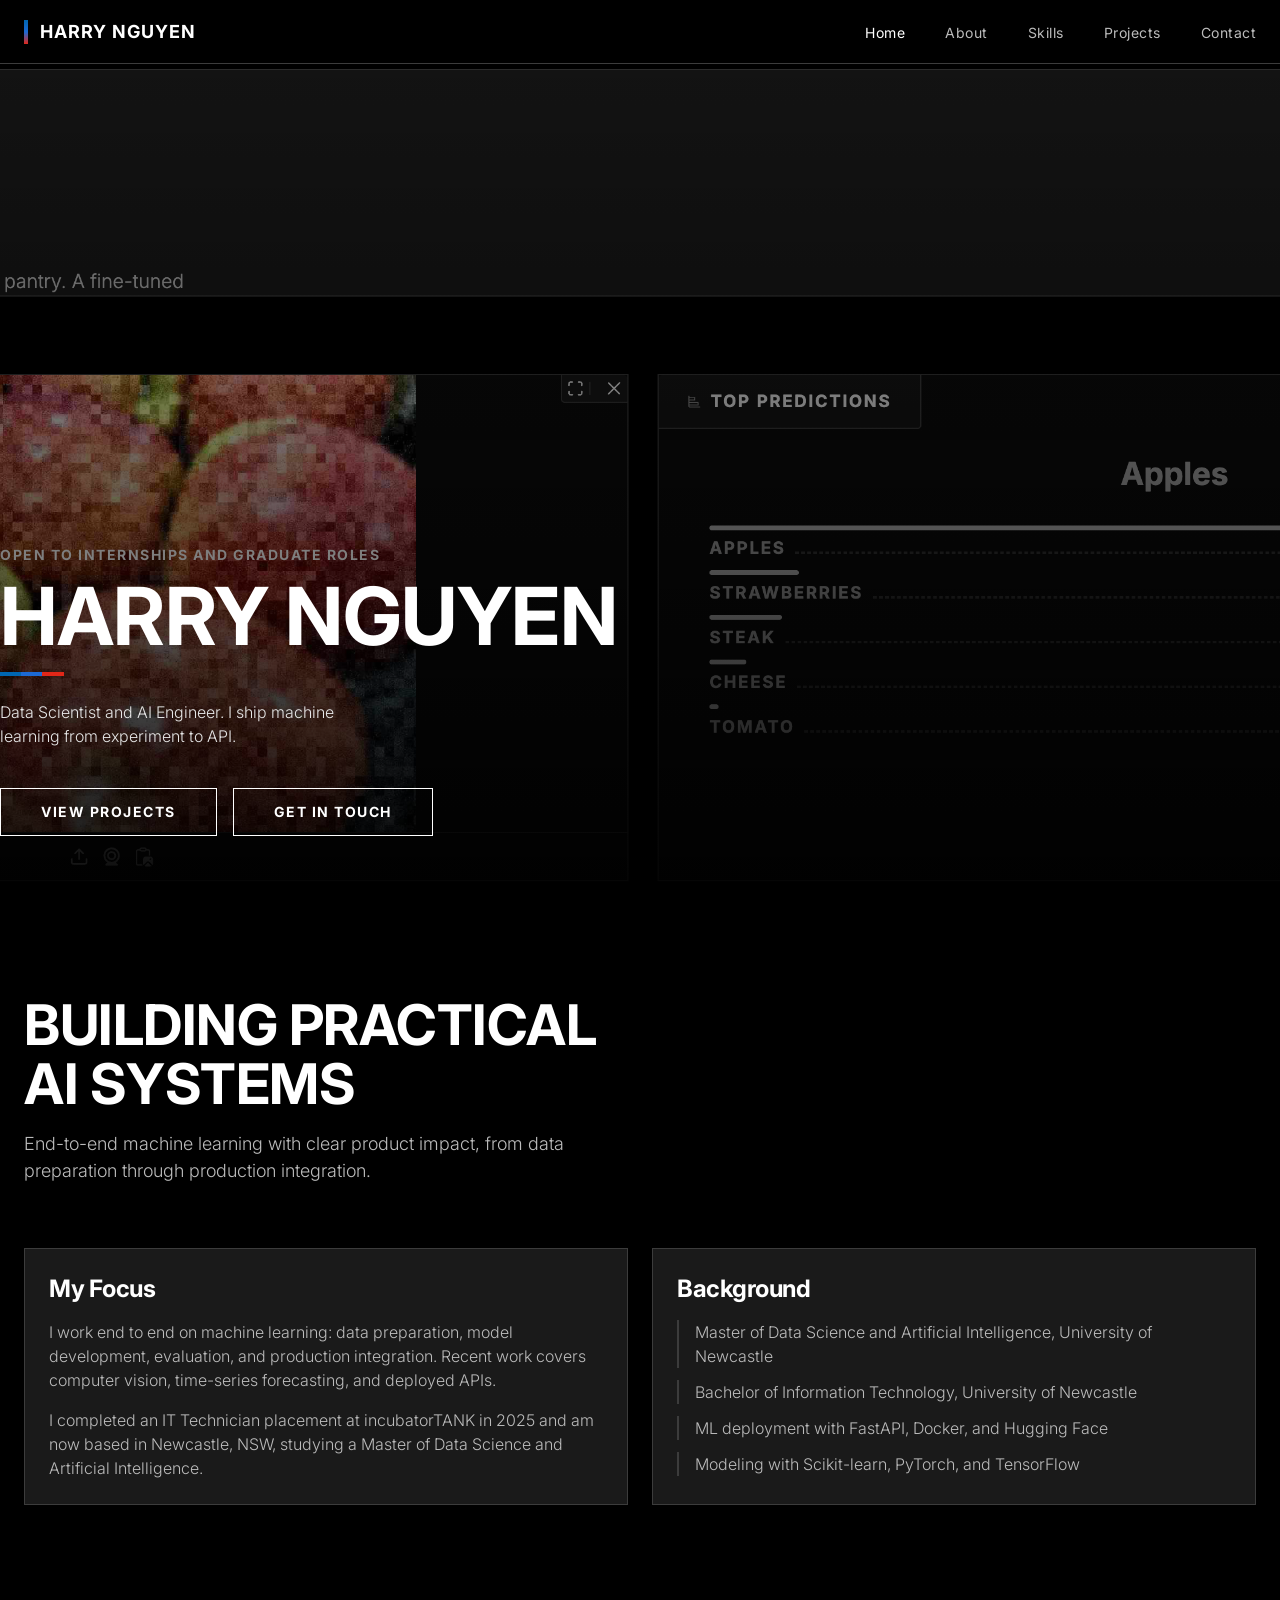
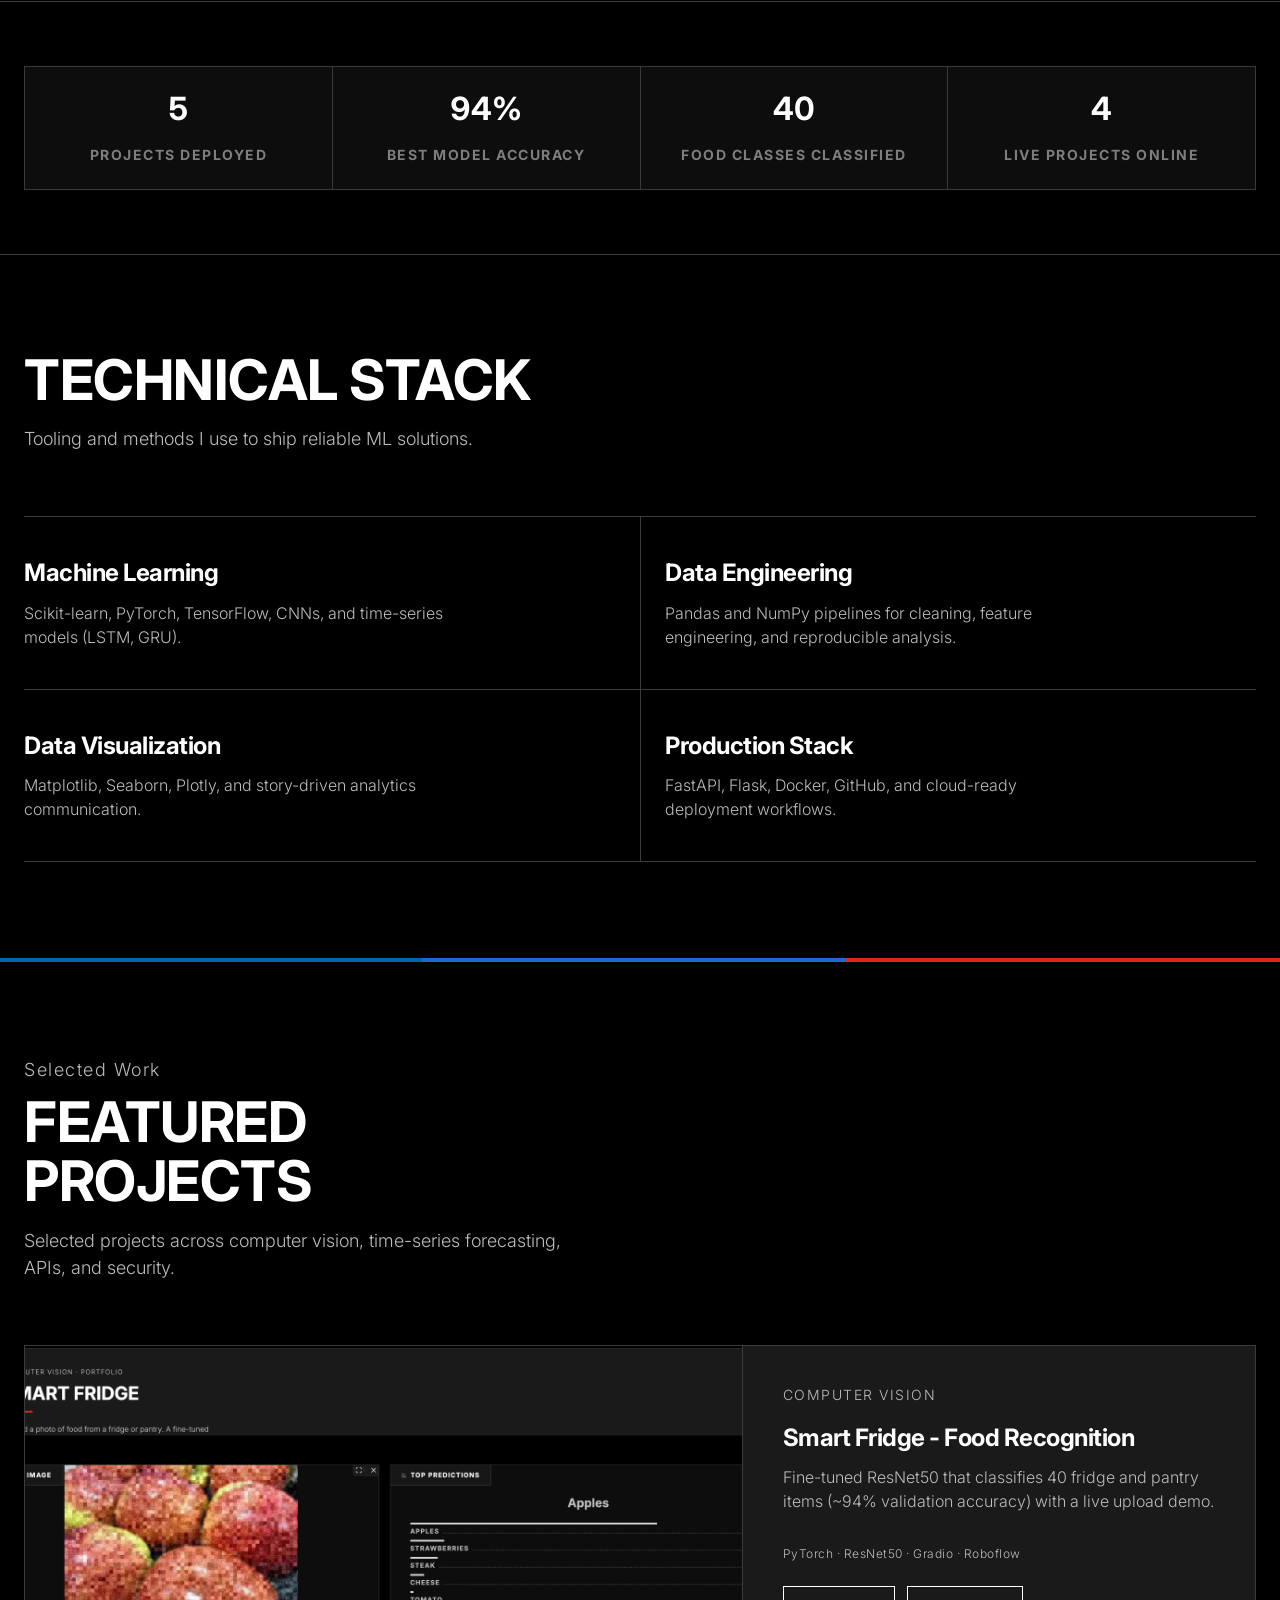
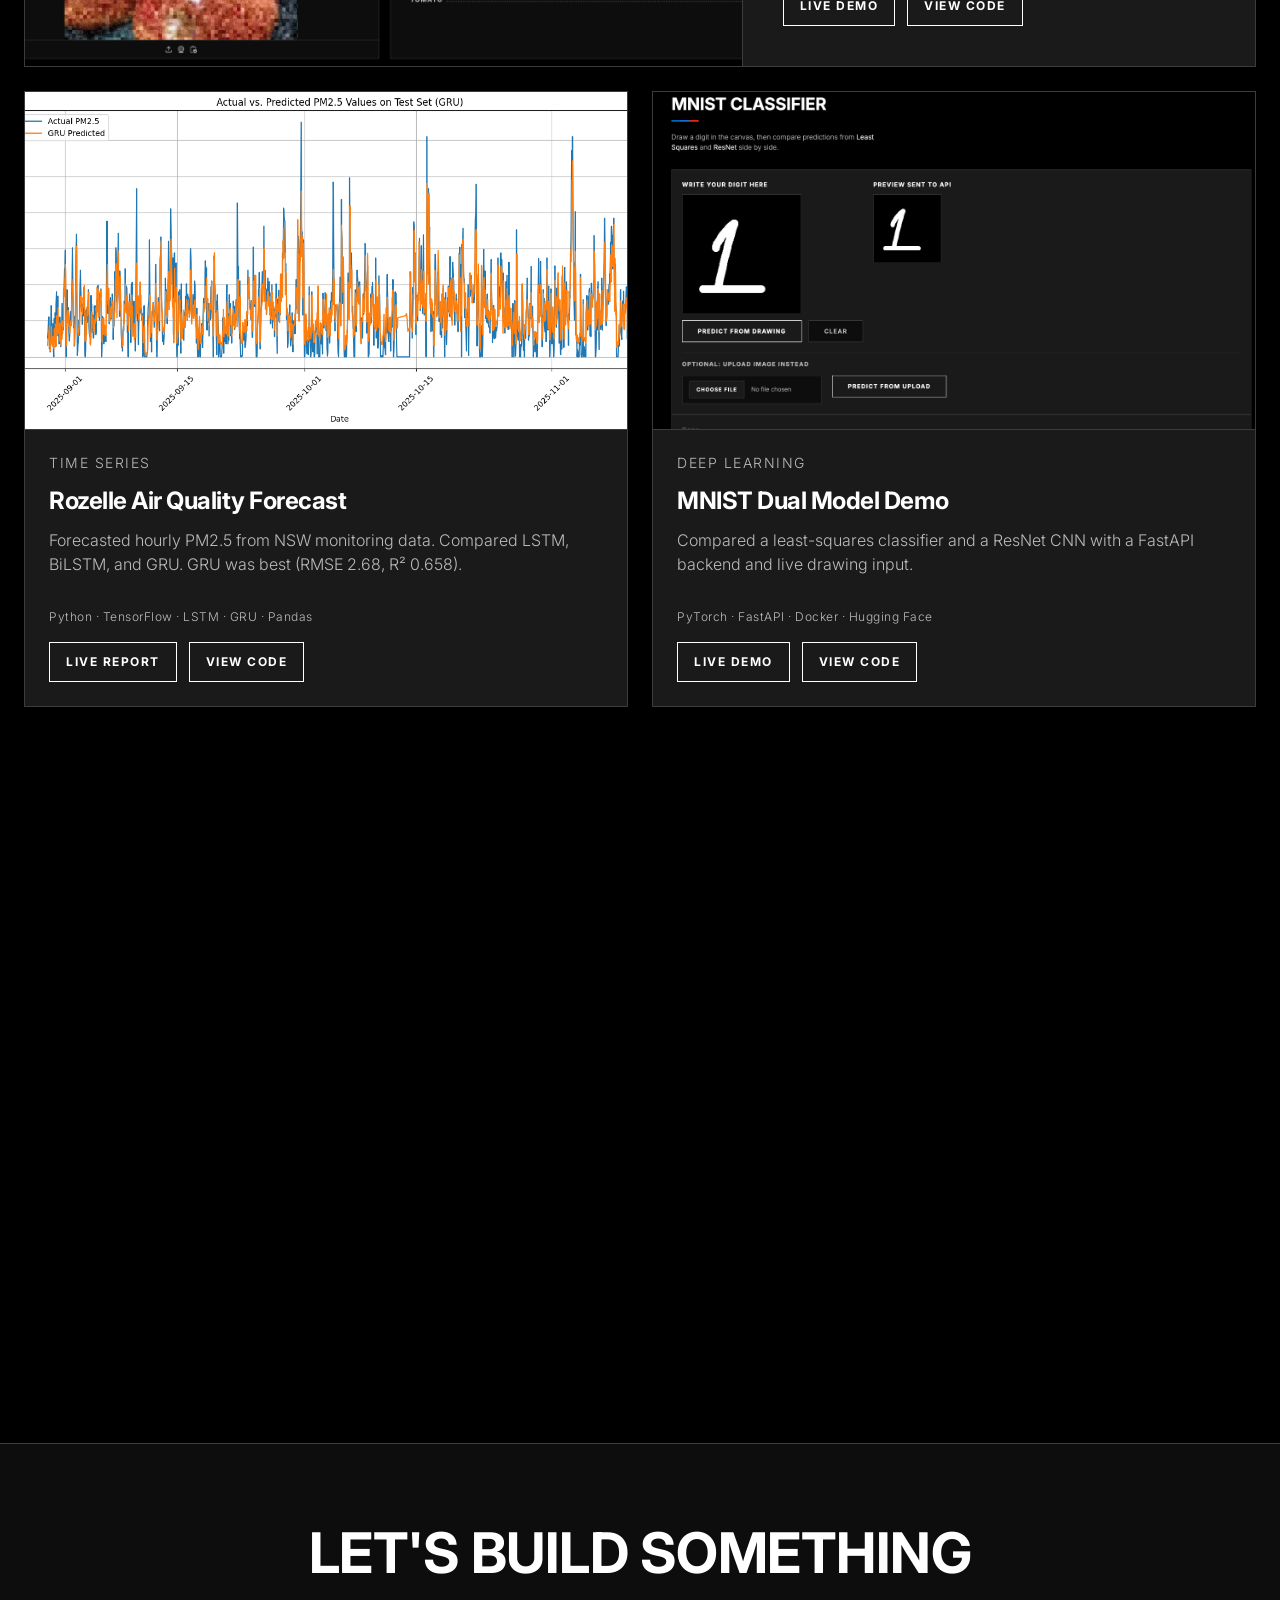
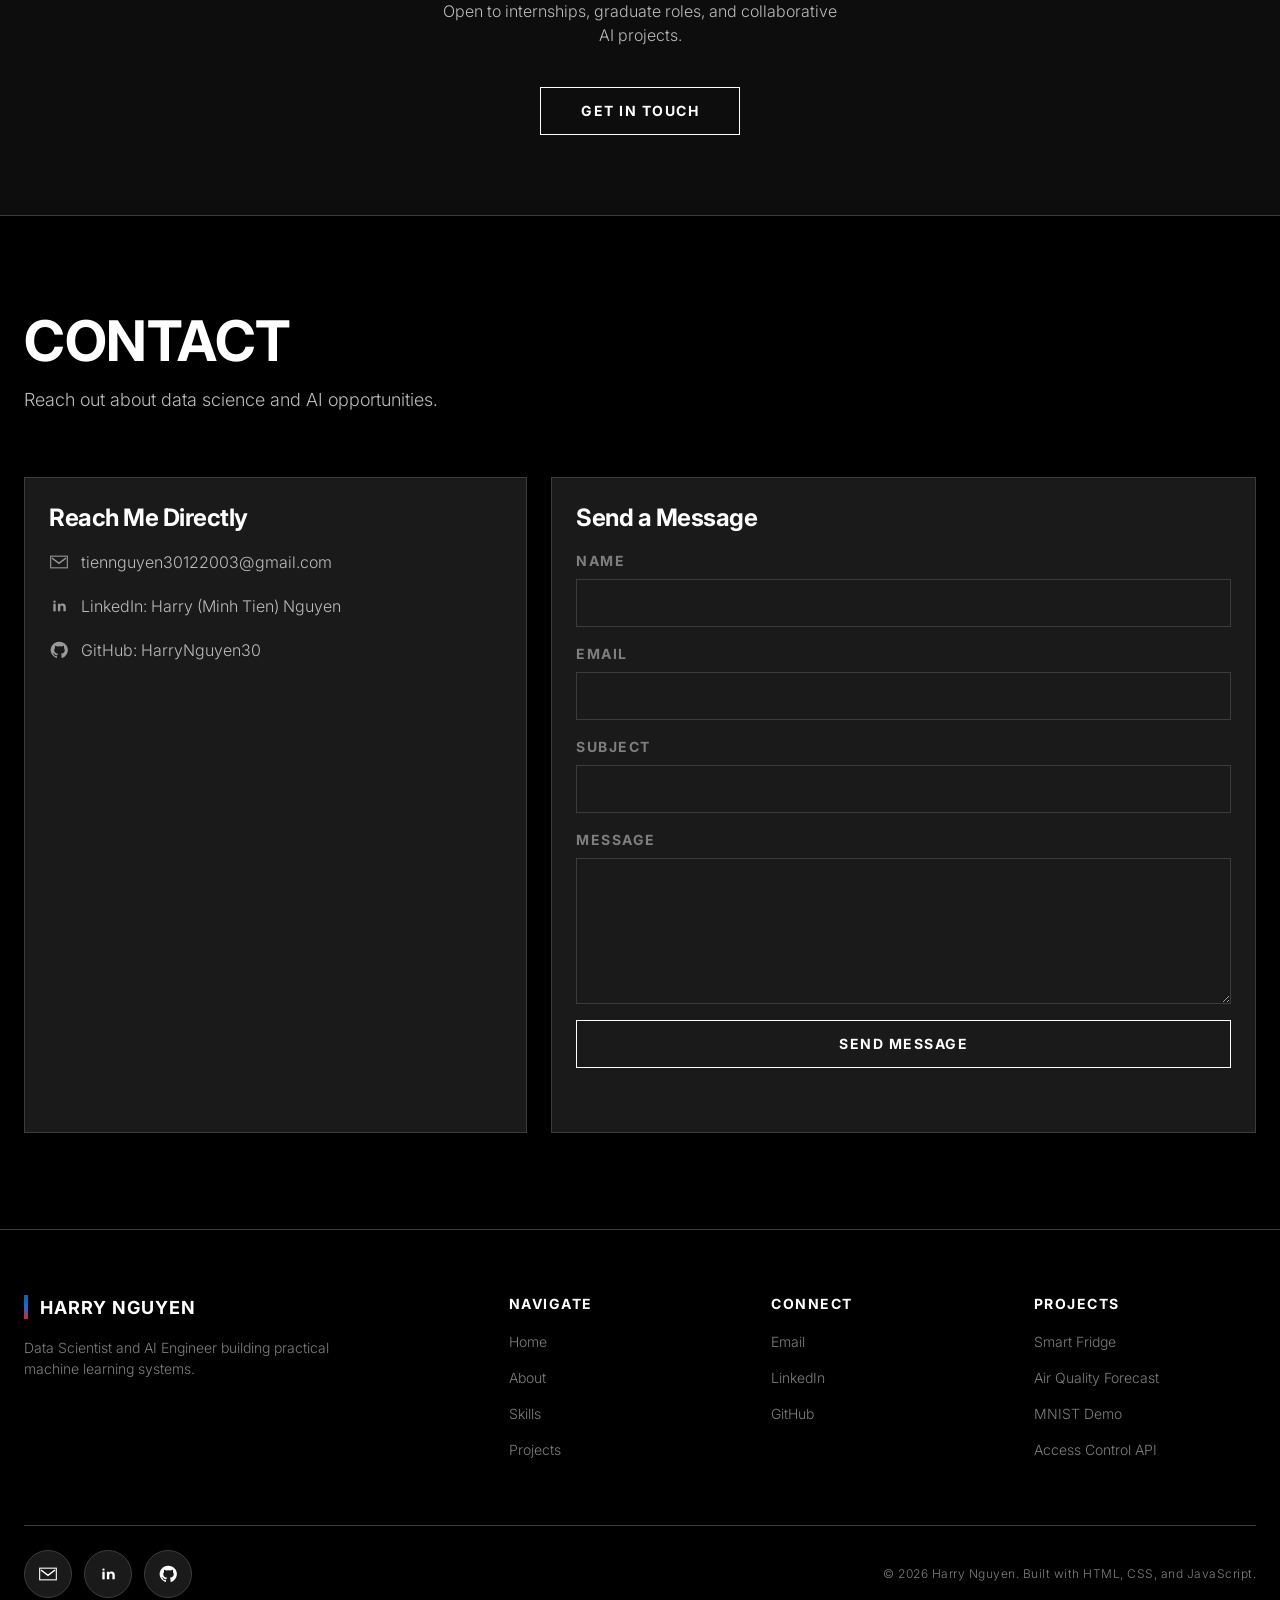
<file: index.html>
<!DOCTYPE html>
<html lang="en">
<head>
  <meta charset="UTF-8">
  <meta name="viewport" content="width=device-width, initial-scale=1.0">
  <meta name="color-scheme" content="dark">
  <title>Harry Nguyen | Data Scientist & AI Engineer</title>
  <meta name="description" content="Portfolio of Harry Nguyen, Data Scientist and AI Engineer building practical ML systems, APIs, and production-ready AI solutions.">
  <meta name="author" content="Harry Nguyen">
  <meta name="robots" content="index, follow">
  <link rel="canonical" href="https://harrynguyen30.github.io/harrynguyen.github.io/">

  <meta property="og:type" content="website">
  <meta property="og:title" content="Harry Nguyen | Data Scientist & AI Engineer">
  <meta property="og:description" content="Machine learning, AI engineering, and data science portfolio projects by Harry Nguyen.">
  <meta property="og:url" content="https://harrynguyen30.github.io/harrynguyen.github.io/">
  <meta property="og:image" content="images/og-cover.svg">

  <meta name="twitter:card" content="summary_large_image">
  <meta name="twitter:title" content="Harry Nguyen | Data Scientist & AI Engineer">
  <meta name="twitter:description" content="Machine learning, AI engineering, and data science portfolio projects by Harry Nguyen.">
  <meta name="twitter:image" content="images/og-cover.svg">

  <link rel="icon" type="image/svg+xml" href="images/profile.svg">
  <link rel="preconnect" href="https://fonts.googleapis.com">
  <link rel="preconnect" href="https://fonts.gstatic.com" crossorigin>
  <link rel="stylesheet" href="https://fonts.googleapis.com/css2?family=Inter:wght@300;400;700&display=swap">
  <link rel="stylesheet" href="static/css/theme.css">
  <link rel="stylesheet" href="static/css/layout.css">
  <link rel="stylesheet" href="static/css/components.css">
</head>
<body>
  <a class="skip-link" href="#main-content">Skip to main content</a>

  <header class="top-nav" id="top">
    <div class="container">
      <nav class="site-nav" aria-label="Primary">
        <a class="logo" href="#home" aria-label="Go to homepage">
          <span class="logo-stripe" aria-hidden="true"></span>
          Harry Nguyen
        </a>
        <button class="menu-toggle" type="button" aria-expanded="false" aria-controls="menu-list">
          <span class="menu-icon" aria-hidden="true"></span>
          <span class="sr-only">Toggle navigation menu</span>
        </button>
        <ul class="menu" id="menu-list">
          <li><a href="#home">Home</a></li>
          <li><a href="#about">About</a></li>
          <li><a href="#skills">Skills</a></li>
          <li><a href="#projects">Projects</a></li>
          <li><a href="#contact">Contact</a></li>
        </ul>
      </nav>
    </div>
  </header>

  <main id="main-content">
    <section class="hero-photo-band" id="home" aria-labelledby="hero-heading">
      <div class="hero-media" aria-hidden="true">
        <img
          src="images/project-smart-fridge.png"
          alt=""
          width="1600"
          height="900"
          fetchpriority="high"
        >
      </div>
      <div class="hero-overlay" aria-hidden="true"></div>
      <div class="hero-inner container">
        <p class="label-uppercase hero-availability">Open to internships and graduate roles</p>
        <h1 id="hero-heading">Harry Nguyen</h1>
        <div class="m-stripe-divider m-stripe-divider--short" aria-hidden="true"></div>
        <p class="lead">
          Data Scientist and AI Engineer. I ship machine learning from experiment to API.
        </p>
        <div class="hero-cta">
          <a href="#projects" class="button-primary">View Projects</a>
          <a href="#contact" class="button-primary-outline">Get In Touch</a>
        </div>
      </div>
    </section>

    <section id="about" class="section" aria-labelledby="about-heading">
      <div class="container">
        <div class="section-title reveal">
          <h2 id="about-heading">Building Practical AI Systems</h2>
          <p>End-to-end machine learning with clear product impact, from data preparation through production integration.</p>
        </div>
        <div class="about-grid">
          <article class="card reveal">
            <h3>My Focus</h3>
            <p>
              I work end to end on machine learning: data preparation, model development, evaluation, and production integration. Recent work covers computer vision, time-series forecasting, and deployed APIs.
            </p>
            <p>
              I completed an IT Technician placement at incubatorTANK in 2025 and am now based in Newcastle, NSW, studying a Master of Data Science and Artificial Intelligence.
            </p>
          </article>
          <article class="card reveal">
            <h3>Background</h3>
            <ul class="check-list">
              <li>Master of Data Science and Artificial Intelligence, University of Newcastle</li>
              <li>Bachelor of Information Technology, University of Newcastle</li>
              <li>ML deployment with FastAPI, Docker, and Hugging Face</li>
              <li>Modeling with Scikit-learn, PyTorch, and TensorFlow</li>
            </ul>
          </article>
        </div>
      </div>
    </section>

    <section class="section section-metrics" aria-label="Key metrics">
      <div class="container">
        <div class="spec-grid reveal">
          <div class="spec-cell">
            <p class="spec-value">5</p>
            <p class="spec-label">Projects Deployed</p>
          </div>
          <div class="spec-cell">
            <p class="spec-value">94%</p>
            <p class="spec-label">Best Model Accuracy</p>
          </div>
          <div class="spec-cell">
            <p class="spec-value">40</p>
            <p class="spec-label">Food Classes Classified</p>
          </div>
          <div class="spec-cell">
            <p class="spec-value">4</p>
            <p class="spec-label">Live Projects Online</p>
          </div>
        </div>
      </div>
    </section>

    <section id="skills" class="section" aria-labelledby="skills-heading">
      <div class="container">
        <div class="section-title reveal">
          <h2 id="skills-heading">Technical Stack</h2>
          <p>Tooling and methods I use to ship reliable ML solutions.</p>
        </div>
        <ul class="skills-strip reveal">
          <li>
            <h3>Machine Learning</h3>
            <p>Scikit-learn, PyTorch, TensorFlow, CNNs, and time-series models (LSTM, GRU).</p>
          </li>
          <li>
            <h3>Data Engineering</h3>
            <p>Pandas and NumPy pipelines for cleaning, feature engineering, and reproducible analysis.</p>
          </li>
          <li>
            <h3>Data Visualization</h3>
            <p>Matplotlib, Seaborn, Plotly, and story-driven analytics communication.</p>
          </li>
          <li>
            <h3>Production Stack</h3>
            <p>FastAPI, Flask, Docker, GitHub, and cloud-ready deployment workflows.</p>
          </li>
        </ul>
      </div>
    </section>

    <div class="m-stripe-divider" aria-hidden="true"></div>

    <section id="projects" class="section" aria-labelledby="projects-heading">
      <div class="container">
        <div class="section-title reveal">
          <p class="label-uppercase">Selected Work</p>
          <h2 id="projects-heading">Featured Projects</h2>
          <p>Selected projects across computer vision, time-series forecasting, APIs, and security.</p>
        </div>

        <article class="feature-photo-card feature-photo-card--featured reveal">
          <div class="card-image">
            <img src="images/project-smart-fridge.png" alt="Smart Fridge Gradio app with food image upload and top predictions" width="1600" height="720" loading="lazy">
          </div>
          <div class="card-body">
            <p class="label-uppercase">Computer Vision</p>
            <h3>Smart Fridge - Food Recognition</h3>
            <p>Fine-tuned ResNet50 that classifies 40 fridge and pantry items (~94% validation accuracy) with a live upload demo.</p>
            <p class="project-tags">PyTorch · ResNet50 · Gradio · Roboflow</p>
            <div class="project-actions">
              <a href="https://huggingface.co/spaces/MinhTien30122003/smart-fridge" target="_blank" rel="noopener noreferrer" class="btn">Live Demo</a>
              <a href="https://github.com/HarryNguyen30/smart-fridge" target="_blank" rel="noopener noreferrer" class="btn btn-secondary">View Code</a>
            </div>
          </div>
        </article>

        <div class="projects-grid">
          <article class="feature-photo-card reveal">
            <div class="card-image">
              <img src="images/project-air-quality.png" alt="GRU actual versus predicted hourly PM2.5 at Rozelle" width="1600" height="900" loading="lazy">
            </div>
            <div class="card-body">
              <p class="label-uppercase">Time Series</p>
              <h3>Rozelle Air Quality Forecast</h3>
              <p>Forecasted hourly PM2.5 from NSW monitoring data. Compared LSTM, BiLSTM, and GRU. GRU was best (RMSE 2.68, R² 0.658).</p>
              <p class="project-tags">Python · TensorFlow · LSTM · GRU · Pandas</p>
              <div class="project-actions">
                <a href="projects/air-quality/" class="btn">Live Report</a>
                <a href="https://github.com/HarryNguyen30/AirQualityForecast" target="_blank" rel="noopener noreferrer" class="btn btn-secondary">View Code</a>
              </div>
            </div>
          </article>

          <article class="feature-photo-card reveal">
            <div class="card-image">
              <img src="images/project-mnist.png" alt="MNIST dual model demo preview" width="800" height="420" loading="lazy">
            </div>
            <div class="card-body">
              <p class="label-uppercase">Deep Learning</p>
              <h3>MNIST Dual Model Demo</h3>
              <p>Compared a least-squares classifier and a ResNet CNN with a FastAPI backend and live drawing input.</p>
              <p class="project-tags">PyTorch · FastAPI · Docker · Hugging Face</p>
              <div class="project-actions">
                <a href="https://huggingface.co/spaces/MinhTien30122003/MNIST_Demo" target="_blank" rel="noopener noreferrer" class="btn">Live Demo</a>
                <a href="https://github.com/HarryNguyen30/MNIST_Project" target="_blank" rel="noopener noreferrer" class="btn btn-secondary">View Code</a>
              </div>
            </div>
          </article>

          <article class="feature-photo-card reveal">
            <div class="card-image">
              <img src="images/project-svm.png" alt="SVM and neural network classifier preview" width="800" height="420" loading="lazy">
            </div>
            <div class="card-body">
              <p class="label-uppercase">Classical ML</p>
              <h3>SVM &amp; Neural Network Classifier</h3>
              <p>Evaluated classical ML and ANN classifiers with hyperparameter experiments and performance reporting.</p>
              <p class="project-tags">Python · Scikit-learn · SVM · ANN</p>
              <div class="project-actions">
                <a href="https://huggingface.co/spaces/MinhTien30122003/SVM_vs_CNN" target="_blank" rel="noopener noreferrer" class="btn">Live Demo</a>
                <a href="https://github.com/HarryNguyen30/SVM_ANN_Project" target="_blank" rel="noopener noreferrer" class="btn btn-secondary">View Code</a>
              </div>
            </div>
          </article>

          <article class="feature-photo-card reveal">
            <div class="card-image">
              <img src="images/project-access.svg" alt="MFA and access control API preview" width="800" height="420" loading="lazy">
            </div>
            <div class="card-body">
              <p class="label-uppercase">Security</p>
              <h3>MFA &amp; Role-Based Access Control API</h3>
              <p>Built a Flask API with MFA, secure password handling, and Biba-model integrity controls across resources.</p>
              <p class="project-tags">Python · Flask · Security · Bcrypt</p>
              <div class="project-actions">
                <a href="https://github.com/HarryNguyen30/Security_Access-control" target="_blank" rel="noopener noreferrer" class="btn btn-secondary">View Code</a>
              </div>
            </div>
          </article>
        </div>
      </div>
    </section>

    <section class="cta-band reveal" aria-labelledby="cta-heading">
      <div class="container">
        <h2 id="cta-heading">Let's Build Something</h2>
        <p class="lead">Open to internships, graduate roles, and collaborative AI projects.</p>
        <a href="#contact" class="button-primary-outline">Get In Touch</a>
      </div>
    </section>

    <section id="contact" class="section" aria-labelledby="contact-heading">
      <div class="container">
        <div class="section-title reveal">
          <h2 id="contact-heading">Contact</h2>
          <p>Reach out about data science and AI opportunities.</p>
        </div>
        <div class="contact-grid">
          <article class="card contact-info reveal">
            <h3>Reach Me Directly</h3>
            <p>
              <a href="mailto:tiennguyen30122003@gmail.com" class="contact-link">
                <img src="images/icon-mail.svg" alt="" width="20" height="20" loading="lazy">
                <span>tiennguyen30122003@gmail.com</span>
              </a>
            </p>
            <p>
              <a href="https://www.linkedin.com/in/mtiennguyen/" target="_blank" rel="noopener noreferrer" class="contact-link">
                <img src="images/icon-linkedin.svg" alt="" width="20" height="20" loading="lazy">
                <span>LinkedIn: Harry (Minh Tien) Nguyen</span>
              </a>
            </p>
            <p>
              <a href="https://github.com/HarryNguyen30" target="_blank" rel="noopener noreferrer" class="contact-link">
                <img src="images/icon-github.svg" alt="" width="20" height="20" loading="lazy">
                <span>GitHub: HarryNguyen30</span>
              </a>
            </p>
          </article>

          <article class="card contact-form-wrap reveal">
            <h3>Send a Message</h3>
            <form id="contact-form" class="contact-form" action="https://formspree.io/f/myzevjvw" method="POST" novalidate>
              <div class="form-group">
                <label for="name" class="form-label">Name</label>
                <input id="name" name="name" class="form-control" type="text" autocomplete="name" required>
              </div>
              <div class="form-group">
                <label for="email" class="form-label">Email</label>
                <input id="email" name="email" class="form-control" type="email" autocomplete="email" required>
              </div>
              <div class="form-group">
                <label for="subject" class="form-label">Subject</label>
                <input id="subject" name="subject" class="form-control" type="text">
              </div>
              <div class="form-group">
                <label for="message" class="form-label">Message</label>
                <textarea id="message" name="message" class="form-control" rows="6" required></textarea>
              </div>
              <button type="submit" class="button-primary">Send Message</button>
              <p id="form-status" class="form-status" role="status" aria-live="polite"></p>
            </form>
          </article>
        </div>
      </div>
    </section>
  </main>

  <footer class="site-footer">
    <div class="container">
      <div class="footer-grid">
        <div class="footer-brand">
          <a class="logo" href="#home" aria-label="Go to homepage">
            <span class="logo-stripe" aria-hidden="true"></span>
            Harry Nguyen
          </a>
          <p>Data Scientist and AI Engineer building practical machine learning systems.</p>
        </div>
        <div class="footer-col">
          <h4>Navigate</h4>
          <ul>
            <li><a href="#home">Home</a></li>
            <li><a href="#about">About</a></li>
            <li><a href="#skills">Skills</a></li>
            <li><a href="#projects">Projects</a></li>
          </ul>
        </div>
        <div class="footer-col">
          <h4>Connect</h4>
          <ul>
            <li><a href="mailto:tiennguyen30122003@gmail.com">Email</a></li>
            <li><a href="https://www.linkedin.com/in/mtiennguyen/" target="_blank" rel="noopener noreferrer">LinkedIn</a></li>
            <li><a href="https://github.com/HarryNguyen30" target="_blank" rel="noopener noreferrer">GitHub</a></li>
          </ul>
        </div>
        <div class="footer-col">
          <h4>Projects</h4>
          <ul>
            <li><a href="https://huggingface.co/spaces/MinhTien30122003/smart-fridge" target="_blank" rel="noopener noreferrer">Smart Fridge</a></li>
            <li><a href="projects/air-quality/">Air Quality Forecast</a></li>
            <li><a href="https://huggingface.co/spaces/MinhTien30122003/MNIST_Demo" target="_blank" rel="noopener noreferrer">MNIST Demo</a></li>
            <li><a href="https://github.com/HarryNguyen30/Security_Access-control" target="_blank" rel="noopener noreferrer">Access Control API</a></li>
          </ul>
        </div>
      </div>
      <div class="footer-bottom">
        <div class="social-links" aria-label="Social profiles">
          <a href="mailto:tiennguyen30122003@gmail.com" class="button-icon" aria-label="Email Harry Nguyen">
            <img src="images/icon-mail.svg" alt="" width="20" height="20" loading="lazy">
          </a>
          <a href="https://www.linkedin.com/in/mtiennguyen/" target="_blank" rel="noopener noreferrer" class="button-icon" aria-label="LinkedIn profile">
            <img src="images/icon-linkedin.svg" alt="" width="20" height="20" loading="lazy">
          </a>
          <a href="https://github.com/HarryNguyen30" target="_blank" rel="noopener noreferrer" class="button-icon" aria-label="GitHub profile">
            <img src="images/icon-github.svg" alt="" width="20" height="20" loading="lazy">
          </a>
        </div>
        <p>&copy; 2026 Harry Nguyen. Built with HTML, CSS, and JavaScript.</p>
      </div>
    </div>
  </footer>

  <script type="application/ld+json">
    {
      "@context": "https://schema.org",
      "@type": "Person",
      "name": "Harry Nguyen",
      "jobTitle": "Data Scientist and AI Engineer",
      "url": "https://harrynguyen30.github.io/harrynguyen.github.io/",
      "address": {
        "@type": "PostalAddress",
        "addressLocality": "Newcastle",
        "addressRegion": "NSW",
        "addressCountry": "AU"
      },
      "alumniOf": {
        "@type": "CollegeOrUniversity",
        "name": "University of Newcastle"
      },
      "sameAs": [
        "https://github.com/HarryNguyen30",
        "https://www.linkedin.com/in/mtiennguyen/"
      ]
    }
  </script>
  <script src="static/js/main.js" defer></script>
</body>
</html>
</file>
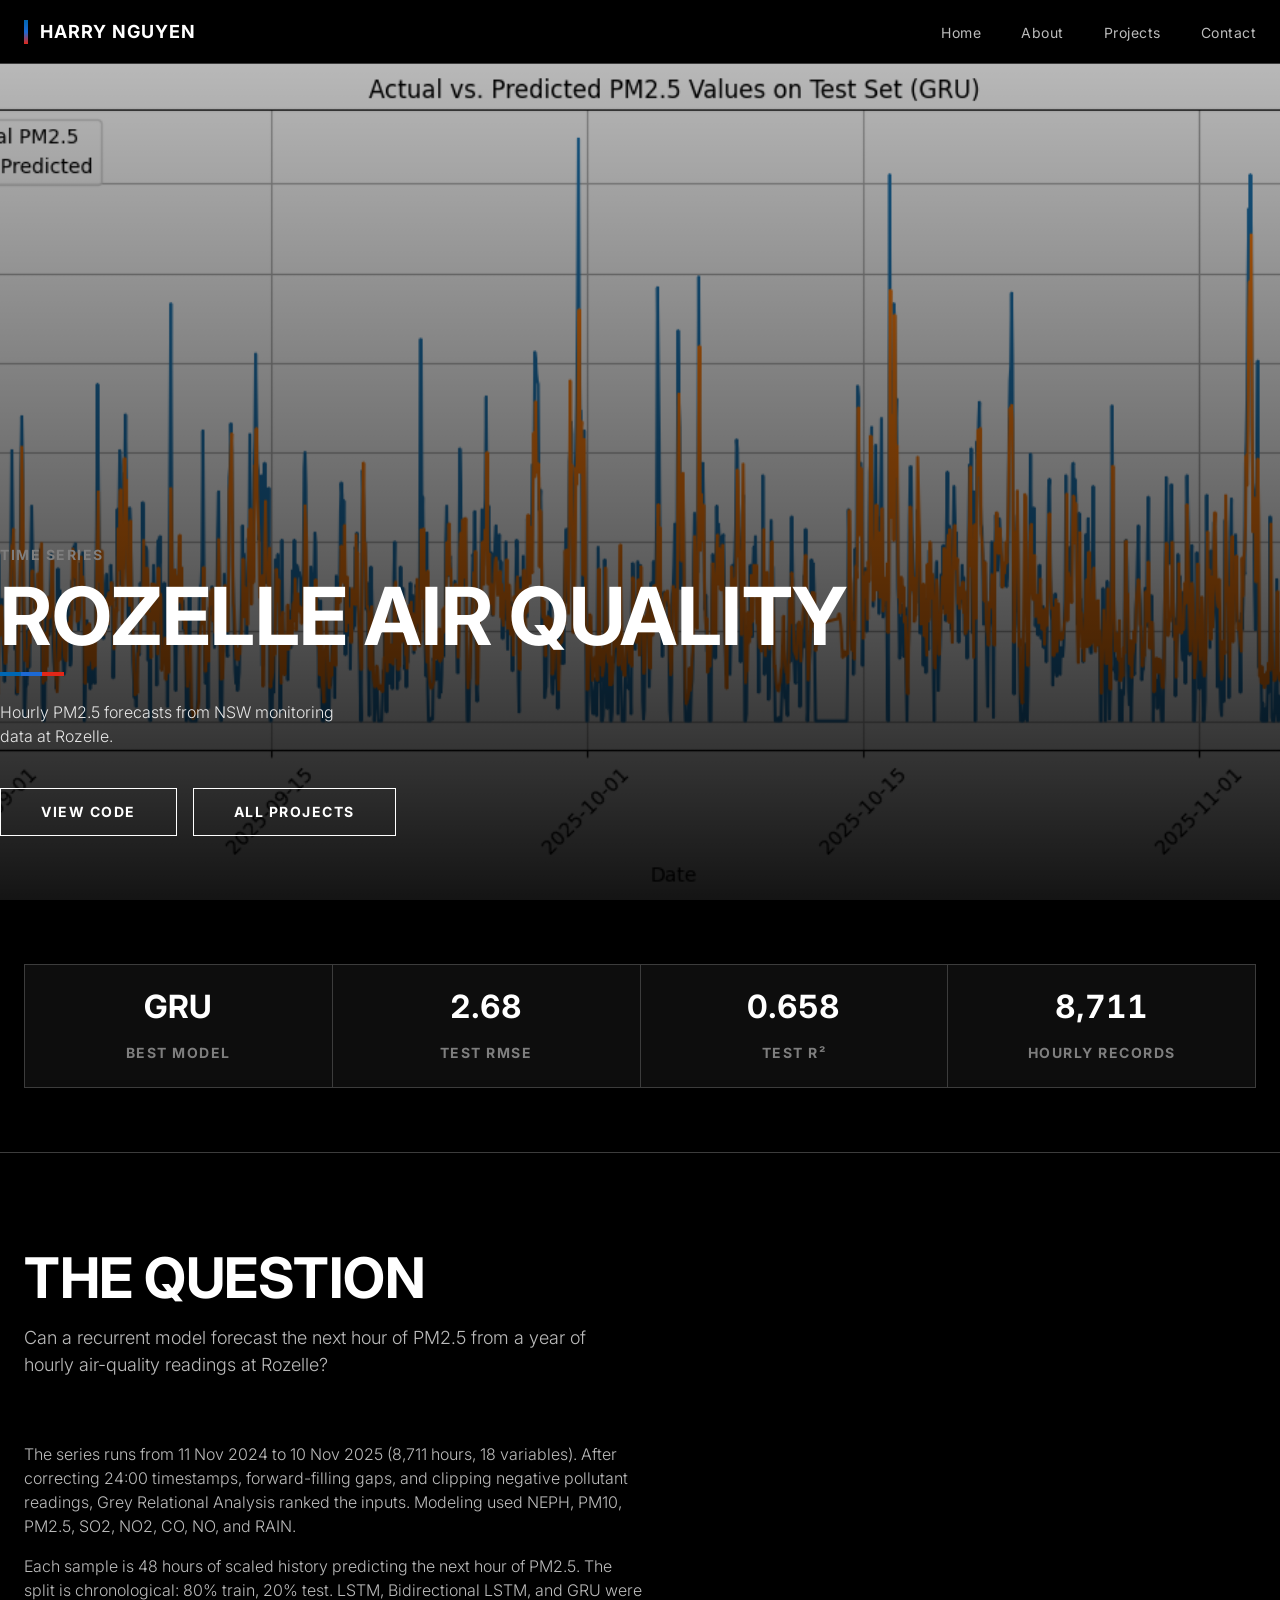
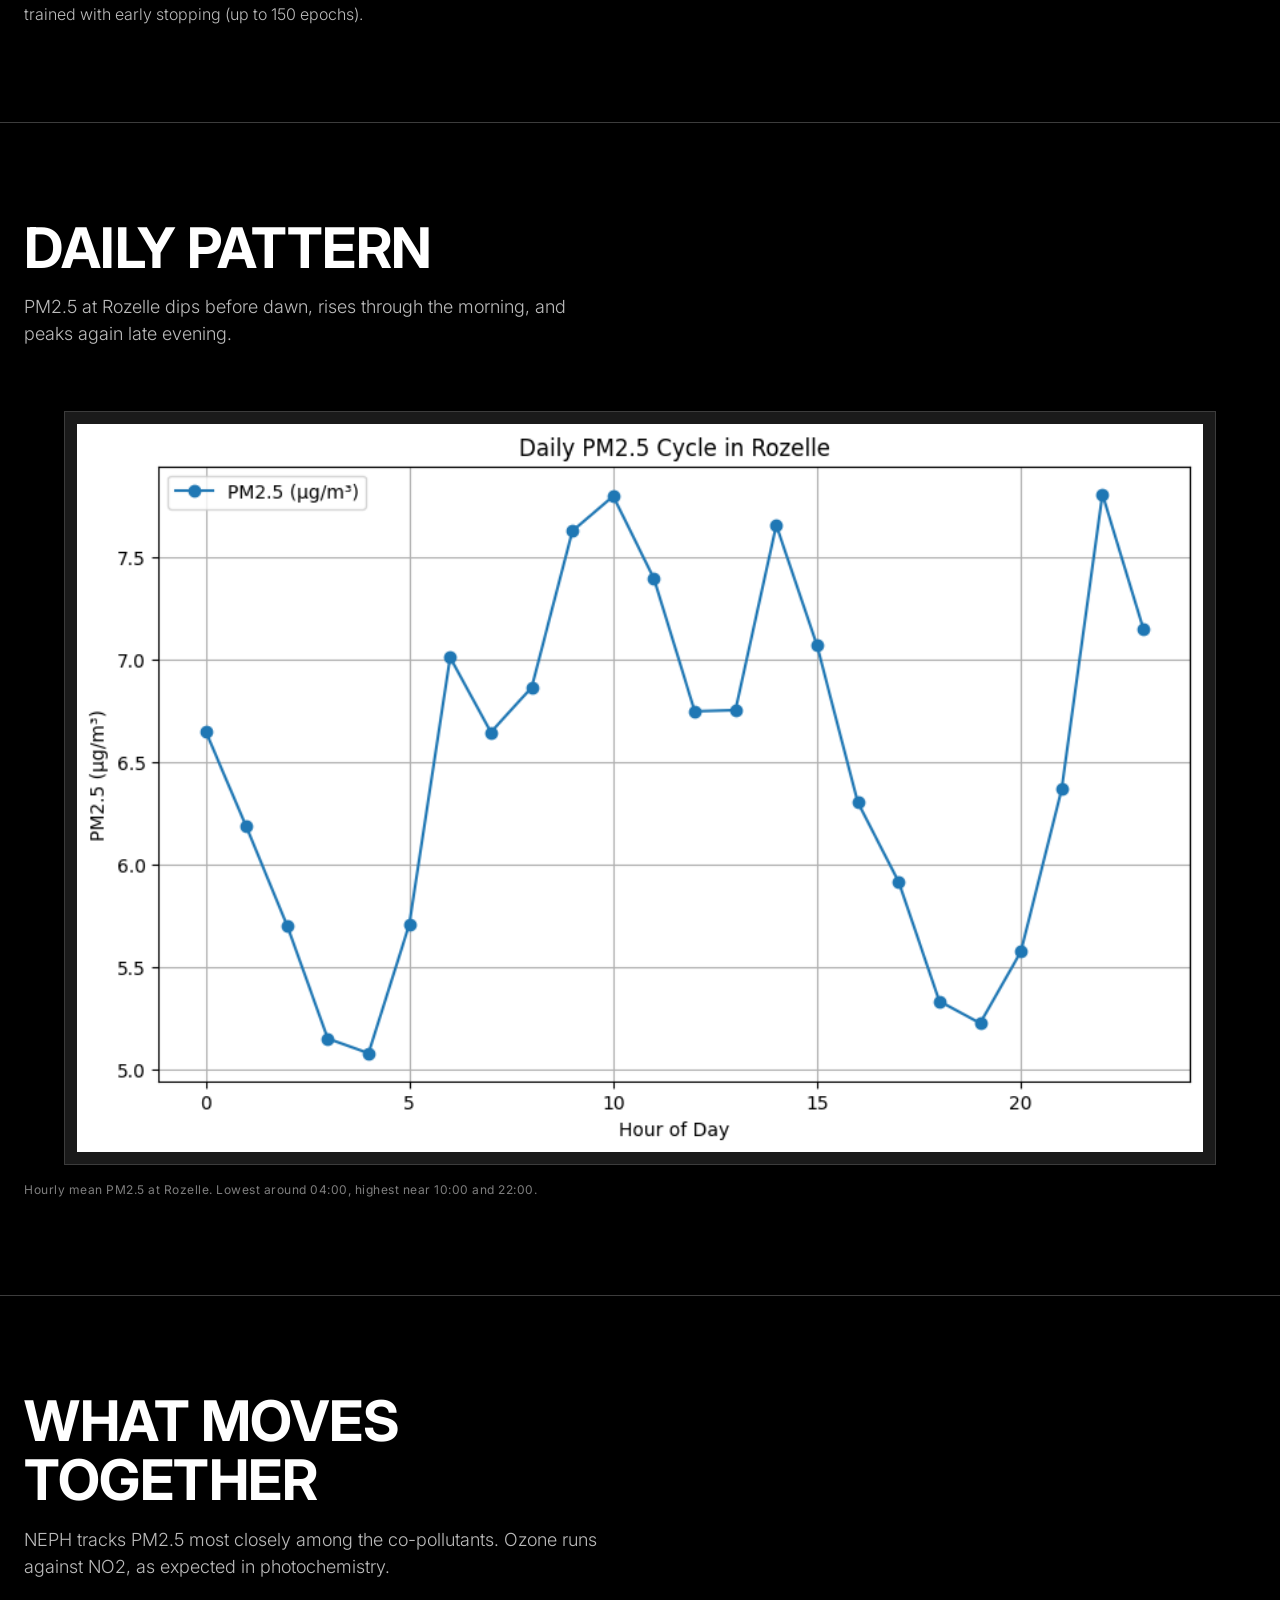
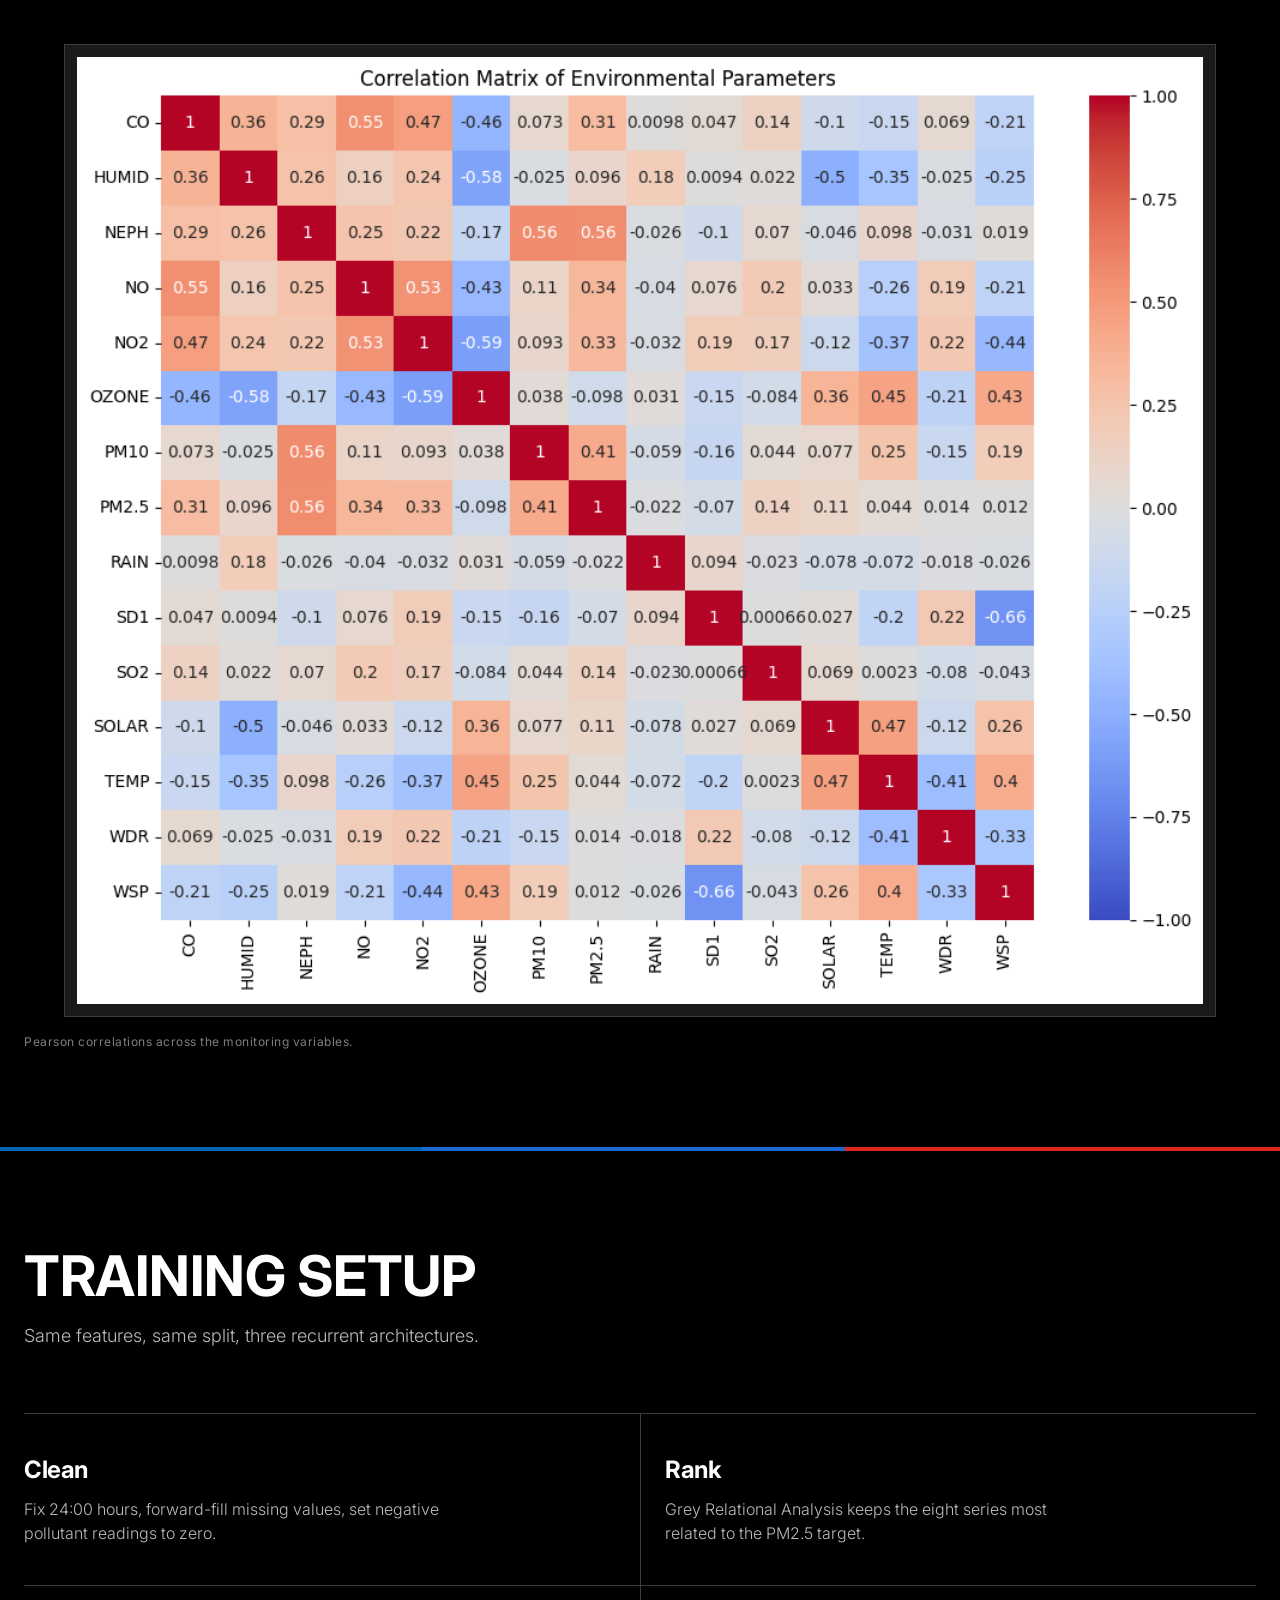
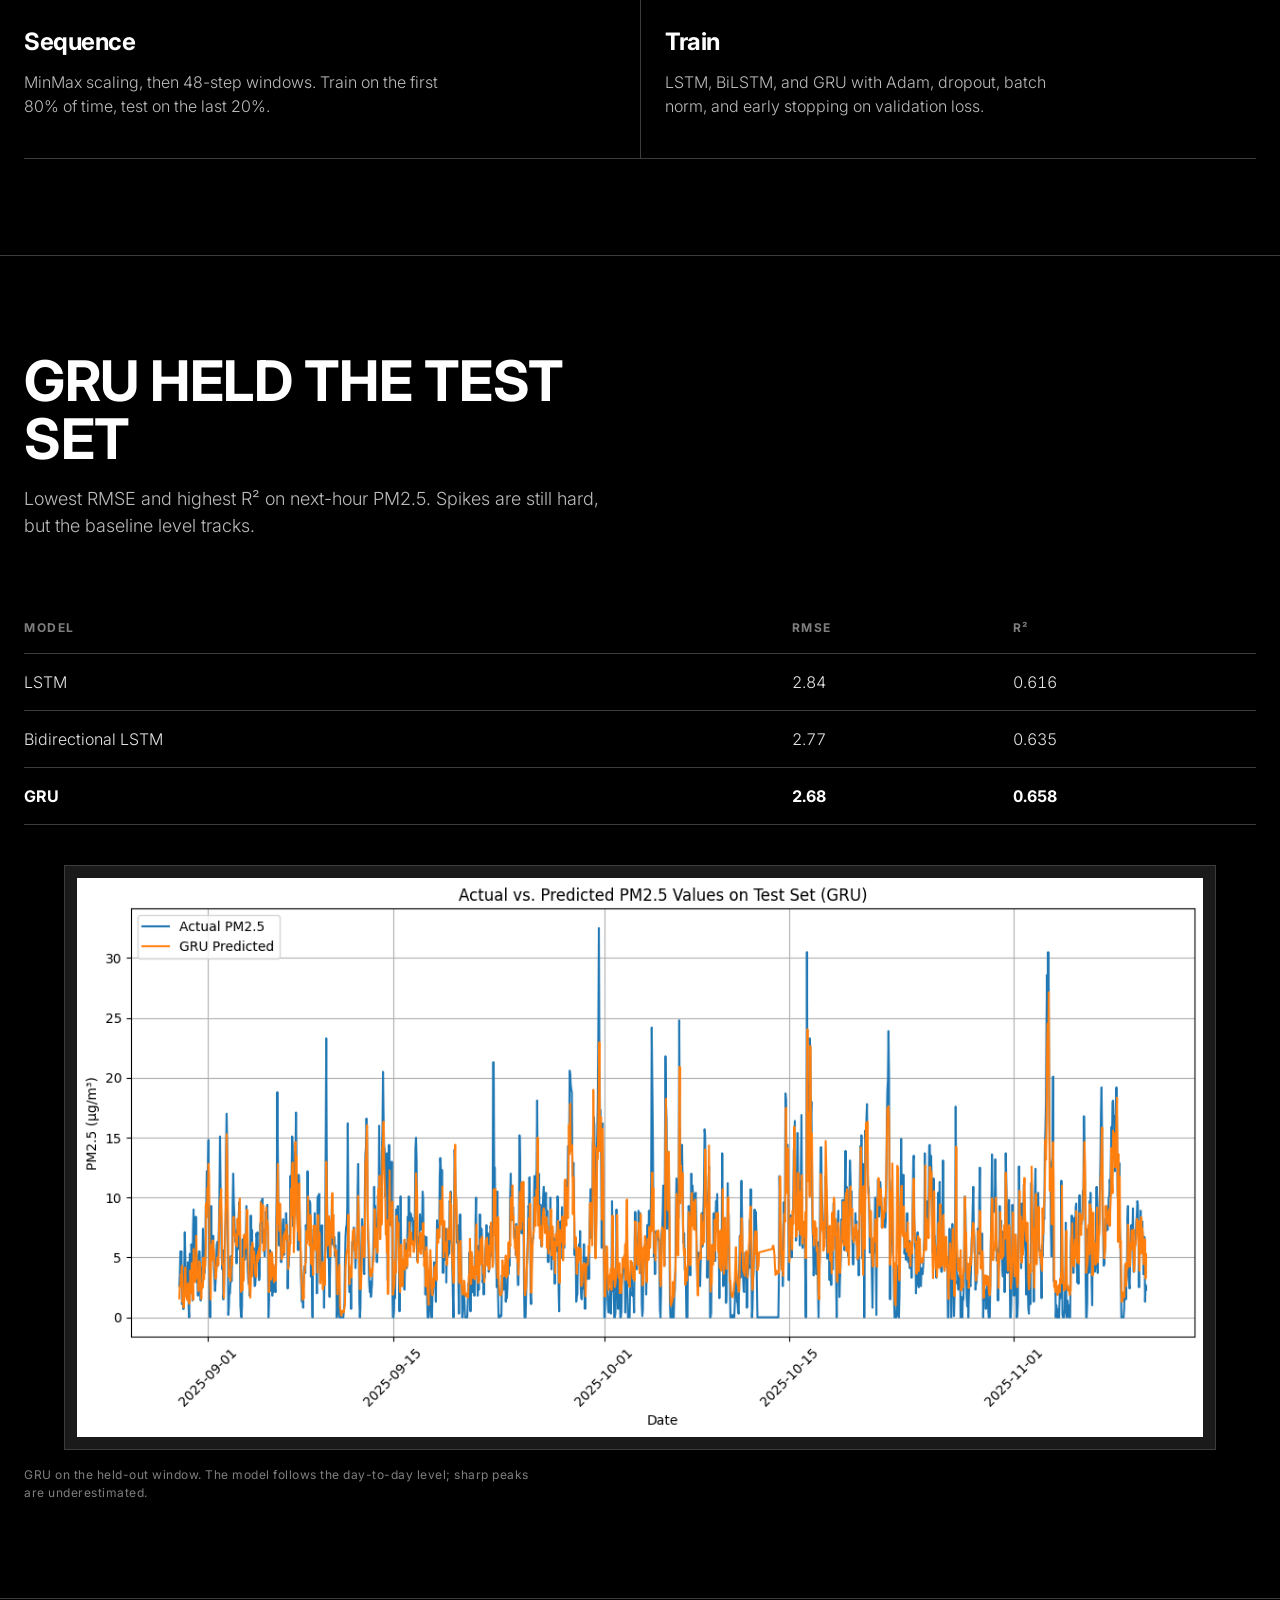
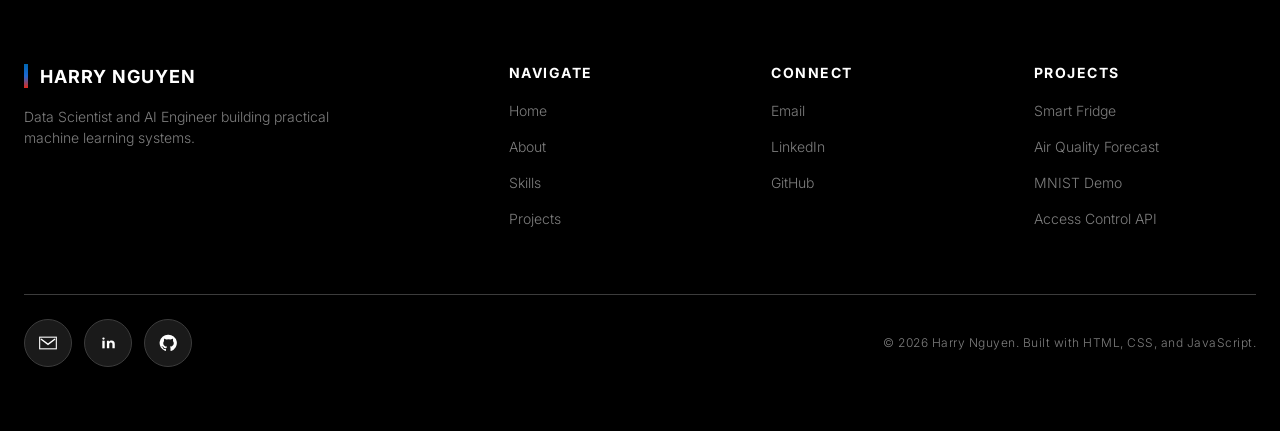
<file: projects/air-quality/index.html>
<!DOCTYPE html>
<html lang="en">
<head>
  <meta charset="UTF-8">
  <meta name="viewport" content="width=device-width, initial-scale=1.0">
  <meta name="color-scheme" content="dark">
  <title>Rozelle Air Quality Forecast | Harry Nguyen</title>
  <meta name="description" content="Hourly PM2.5 forecasting at Rozelle, NSW. LSTM, Bidirectional LSTM, and GRU comparison. GRU best at RMSE 2.68 and R2 0.658.">
  <link rel="canonical" href="https://harrynguyen30.github.io/harrynguyen.github.io/projects/air-quality/">
  <link rel="icon" type="image/svg+xml" href="../../images/profile.svg">
  <link rel="preconnect" href="https://fonts.googleapis.com">
  <link rel="preconnect" href="https://fonts.gstatic.com" crossorigin>
  <link rel="stylesheet" href="https://fonts.googleapis.com/css2?family=Inter:wght@300;400;700&display=swap">
  <link rel="stylesheet" href="../../static/css/theme.css">
  <link rel="stylesheet" href="../../static/css/layout.css">
  <link rel="stylesheet" href="../../static/css/components.css">
  <link rel="stylesheet" href="../../static/css/report.css">
</head>
<body>
  <a class="skip-link" href="#main-content">Skip to main content</a>

  <header class="top-nav">
    <div class="container">
      <nav class="site-nav" aria-label="Primary">
        <a class="logo" href="../../index.html" aria-label="Back to homepage">
          <span class="logo-stripe" aria-hidden="true"></span>
          Harry Nguyen
        </a>
        <button class="menu-toggle" type="button" aria-expanded="false" aria-controls="menu-list">
          <span class="menu-icon" aria-hidden="true"></span>
          <span class="sr-only">Toggle navigation menu</span>
        </button>
        <ul class="menu" id="menu-list">
          <li><a href="../../index.html">Home</a></li>
          <li><a href="../../index.html#about">About</a></li>
          <li><a href="../../index.html#projects">Projects</a></li>
          <li><a href="../../index.html#contact">Contact</a></li>
        </ul>
      </nav>
    </div>
  </header>

  <main id="main-content">
    <section class="hero-photo-band" aria-labelledby="report-heading">
      <div class="hero-media" aria-hidden="true">
        <img
          src="assets/gru-test.png"
          alt=""
          width="1600"
          height="900"
          fetchpriority="high"
        >
      </div>
      <div class="hero-overlay" aria-hidden="true"></div>
      <div class="hero-inner container">
        <p class="label-uppercase hero-availability">Time Series</p>
        <h1 id="report-heading">Rozelle Air Quality</h1>
        <div class="m-stripe-divider m-stripe-divider--short" aria-hidden="true"></div>
        <p class="lead">Hourly PM2.5 forecasts from NSW monitoring data at Rozelle.</p>
        <div class="hero-cta">
          <a href="https://github.com/HarryNguyen30/AirQualityForecast" class="button-primary" target="_blank" rel="noopener noreferrer">View Code</a>
          <a href="../../index.html#projects" class="button-primary-outline">All Projects</a>
        </div>
      </div>
    </section>

    <section class="section section-metrics" aria-label="Model results">
      <div class="container">
        <div class="spec-grid reveal">
          <div class="spec-cell">
            <p class="spec-value">GRU</p>
            <p class="spec-label">Best model</p>
          </div>
          <div class="spec-cell">
            <p class="spec-value">2.68</p>
            <p class="spec-label">Test RMSE</p>
          </div>
          <div class="spec-cell">
            <p class="spec-value">0.658</p>
            <p class="spec-label">Test R²</p>
          </div>
          <div class="spec-cell">
            <p class="spec-value">8,711</p>
            <p class="spec-label">Hourly records</p>
          </div>
        </div>
      </div>
    </section>

    <section class="section" aria-labelledby="problem-heading">
      <div class="container">
        <div class="section-title reveal">
          <h2 id="problem-heading">The Question</h2>
          <p>Can a recurrent model forecast the next hour of PM2.5 from a year of hourly air-quality readings at Rozelle?</p>
        </div>
        <div class="report-copy reveal">
          <p>
            The series runs from 11 Nov 2024 to 10 Nov 2025 (8,711 hours, 18 variables). After correcting 24:00 timestamps, forward-filling gaps, and clipping negative pollutant readings, Grey Relational Analysis ranked the inputs. Modeling used NEPH, PM10, PM2.5, SO2, NO2, CO, NO, and RAIN.
          </p>
          <p>
            Each sample is 48 hours of scaled history predicting the next hour of PM2.5. The split is chronological: 80% train, 20% test. LSTM, Bidirectional LSTM, and GRU were trained with early stopping (up to 150 epochs).
          </p>
        </div>
      </div>
    </section>

    <section class="section" aria-labelledby="eda-heading">
      <div class="container">
        <div class="section-title reveal">
          <h2 id="eda-heading">Daily Pattern</h2>
          <p>PM2.5 at Rozelle dips before dawn, rises through the morning, and peaks again late evening.</p>
        </div>
        <figure class="figure-frame reveal">
          <img src="assets/daily-cycle.png" alt="Line chart of mean PM2.5 by hour of day at Rozelle" width="1200" height="700" loading="lazy">
        </figure>
        <p class="figure-caption">Hourly mean PM2.5 at Rozelle. Lowest around 04:00, highest near 10:00 and 22:00.</p>
      </div>
    </section>

    <section class="section" aria-labelledby="corr-heading">
      <div class="container">
        <div class="section-title reveal">
          <h2 id="corr-heading">What Moves Together</h2>
          <p>NEPH tracks PM2.5 most closely among the co-pollutants. Ozone runs against NO2, as expected in photochemistry.</p>
        </div>
        <figure class="figure-frame reveal">
          <img src="assets/correlation.png" alt="Correlation heatmap of Rozelle environmental variables" width="900" height="800" loading="lazy">
        </figure>
        <p class="figure-caption">Pearson correlations across the monitoring variables.</p>
      </div>
    </section>

    <div class="m-stripe-divider" aria-hidden="true"></div>

    <section class="section" aria-labelledby="method-heading">
      <div class="container">
        <div class="section-title reveal">
          <h2 id="method-heading">Training Setup</h2>
          <p>Same features, same split, three recurrent architectures.</p>
        </div>
        <ul class="skills-strip reveal">
          <li>
            <h3>Clean</h3>
            <p>Fix 24:00 hours, forward-fill missing values, set negative pollutant readings to zero.</p>
          </li>
          <li>
            <h3>Rank</h3>
            <p>Grey Relational Analysis keeps the eight series most related to the PM2.5 target.</p>
          </li>
          <li>
            <h3>Sequence</h3>
            <p>MinMax scaling, then 48-step windows. Train on the first 80% of time, test on the last 20%.</p>
          </li>
          <li>
            <h3>Train</h3>
            <p>LSTM, BiLSTM, and GRU with Adam, dropout, batch norm, and early stopping on validation loss.</p>
          </li>
        </ul>
      </div>
    </section>

    <section class="section" aria-labelledby="results-heading">
      <div class="container">
        <div class="section-title reveal">
          <h2 id="results-heading">GRU Held the Test Set</h2>
          <p>Lowest RMSE and highest R² on next-hour PM2.5. Spikes are still hard, but the baseline level tracks.</p>
        </div>
        <div class="results-table-wrap reveal">
          <table class="results-table">
            <thead>
              <tr>
                <th>Model</th>
                <th>RMSE</th>
                <th>R²</th>
              </tr>
            </thead>
            <tbody>
              <tr>
                <td>LSTM</td>
                <td>2.84</td>
                <td>0.616</td>
              </tr>
              <tr>
                <td>Bidirectional LSTM</td>
                <td>2.77</td>
                <td>0.635</td>
              </tr>
              <tr class="is-best">
                <td>GRU</td>
                <td>2.68</td>
                <td>0.658</td>
              </tr>
            </tbody>
          </table>
        </div>
        <figure class="figure-frame reveal">
          <img src="assets/gru-test.png" alt="GRU predicted versus actual PM2.5 on the test set" width="1600" height="900" loading="lazy">
        </figure>
        <p class="figure-caption">GRU on the held-out window. The model follows the day-to-day level; sharp peaks are underestimated.</p>
      </div>
    </section>
  </main>

  <footer class="site-footer">
    <div class="container">
      <div class="footer-grid">
        <div class="footer-brand">
          <a class="logo" href="../../index.html" aria-label="Go to homepage">
            <span class="logo-stripe" aria-hidden="true"></span>
            Harry Nguyen
          </a>
          <p>Data Scientist and AI Engineer building practical machine learning systems.</p>
        </div>
        <div class="footer-col">
          <h4>Navigate</h4>
          <ul>
            <li><a href="../../index.html">Home</a></li>
            <li><a href="../../index.html#about">About</a></li>
            <li><a href="../../index.html#skills">Skills</a></li>
            <li><a href="../../index.html#projects">Projects</a></li>
          </ul>
        </div>
        <div class="footer-col">
          <h4>Connect</h4>
          <ul>
            <li><a href="mailto:tiennguyen30122003@gmail.com">Email</a></li>
            <li><a href="https://www.linkedin.com/in/mtiennguyen/" target="_blank" rel="noopener noreferrer">LinkedIn</a></li>
            <li><a href="https://github.com/HarryNguyen30" target="_blank" rel="noopener noreferrer">GitHub</a></li>
          </ul>
        </div>
        <div class="footer-col">
          <h4>Projects</h4>
          <ul>
            <li><a href="https://huggingface.co/spaces/MinhTien30122003/smart-fridge" target="_blank" rel="noopener noreferrer">Smart Fridge</a></li>
            <li><a href="./">Air Quality Forecast</a></li>
            <li><a href="https://huggingface.co/spaces/MinhTien30122003/MNIST_Demo" target="_blank" rel="noopener noreferrer">MNIST Demo</a></li>
            <li><a href="https://github.com/HarryNguyen30/Security_Access-control" target="_blank" rel="noopener noreferrer">Access Control API</a></li>
          </ul>
        </div>
      </div>
      <div class="footer-bottom">
        <div class="social-links" aria-label="Social profiles">
          <a href="mailto:tiennguyen30122003@gmail.com" class="button-icon" aria-label="Email Harry Nguyen">
            <img src="../../images/icon-mail.svg" alt="" width="20" height="20" loading="lazy">
          </a>
          <a href="https://www.linkedin.com/in/mtiennguyen/" target="_blank" rel="noopener noreferrer" class="button-icon" aria-label="LinkedIn profile">
            <img src="../../images/icon-linkedin.svg" alt="" width="20" height="20" loading="lazy">
          </a>
          <a href="https://github.com/HarryNguyen30" target="_blank" rel="noopener noreferrer" class="button-icon" aria-label="GitHub profile">
            <img src="../../images/icon-github.svg" alt="" width="20" height="20" loading="lazy">
          </a>
        </div>
        <p>&copy; 2026 Harry Nguyen. Built with HTML, CSS, and JavaScript.</p>
      </div>
    </div>
  </footer>

  <script src="../../static/js/main.js" defer></script>
</body>
</html>
</file>
<file: static/css/theme.css>
:root {
  /* Brand & Accent */
  --color-primary: #ffffff;
  --color-m-blue-light: #0066b1;
  --color-m-blue-dark: #1c69d4;
  --color-m-red: #e22718;
  --color-electric-blue: #0653b6;

  /* Surface */
  --color-canvas: #000000;
  --color-surface-soft: #0d0d0d;
  --color-surface-card: #1a1a1a;
  --color-surface-elevated: #262626;
  --color-carbon-gray: #2b2b2b;

  /* Hairlines */
  --color-hairline: #3c3c3c;
  --color-hairline-strong: #262626;

  /* Text */
  --color-on-dark: #ffffff;
  --color-body: #bbbbbb;
  --color-body-strong: #e6e6e6;
  --color-muted: #7e7e7e;

  /* Semantic */
  --color-warning: #f4b400;
  --color-success: #0fa336;
  --color-danger: #e22718;

  /* Spacing */
  --spacing-xxs: 4px;
  --spacing-xs: 8px;
  --spacing-sm: 12px;
  --spacing-md: 16px;
  --spacing-lg: 24px;
  --spacing-xl: 40px;
  --spacing-xxl: 64px;
  --spacing-section: 96px;

  /* Radius */
  --rounded-none: 0px;
  --rounded-sm: 4px;
  --rounded-full: 9999px;

  /* Typography - Inter per Design.md substitute for BMW Type Next Latin */
  --font-display: "Inter", -apple-system, BlinkMacSystemFont, "Segoe UI", Roboto, sans-serif;
  --font-body: "Inter", -apple-system, BlinkMacSystemFont, "Segoe UI", Roboto, sans-serif;

  --text-display-xl: clamp(3rem, 8vw, 5rem);
  --text-display-lg: clamp(2.25rem, 5vw, 3.5rem);
  --text-display-md: clamp(1.75rem, 3.5vw, 2.5rem);
  --text-display-sm: clamp(1.5rem, 2.5vw, 2rem);
  --text-title-lg: 1.5rem;
  --text-title-md: 1.25rem;
  --text-title-sm: 1.125rem;
  --text-label-uppercase: 0.875rem;
  --text-body-md: 1rem;
  --text-body-sm: 0.875rem;
  --text-caption: 0.75rem;
  --text-button: 0.875rem;
  --text-nav-link: 0.875rem;

  /* Motion */
  --duration-fast: 120ms;
  --duration-base: 180ms;
  --duration-slow: 420ms;
  --ease-out: cubic-bezier(0.2, 0, 0, 1);

  --max-content: 1440px;
}

*,
*::before,
*::after {
  box-sizing: border-box;
}

html {
  scroll-behavior: smooth;
}

body {
  margin: 0;
  min-height: 100dvh;
  font-family: var(--font-body);
  font-weight: 300;
  font-size: var(--text-body-md);
  line-height: 1.5;
  color: var(--color-body);
  background: var(--color-canvas);
  -webkit-font-smoothing: antialiased;
}

img {
  display: block;
  max-width: 100%;
}

a {
  color: var(--color-on-dark);
  text-decoration: none;
}

h1,
h2,
h3,
h4,
p {
  margin-top: 0;
}

ul {
  margin: 0;
  padding: 0;
  list-style: none;
}

h1,
h2,
h3,
h4 {
  font-family: var(--font-display);
  font-weight: 700;
  color: var(--color-on-dark);
  text-transform: uppercase;
  letter-spacing: -0.5px;
}

h1 {
  font-size: var(--text-display-xl);
  line-height: 1;
}

h2 {
  font-size: var(--text-display-lg);
  line-height: 1.05;
}

h3 {
  font-size: var(--text-title-lg);
  line-height: 1.3;
}

h4 {
  font-size: var(--text-title-md);
  line-height: 1.4;
  text-transform: none;
  font-weight: 400;
}

p {
  margin-bottom: 0;
}

p + p {
  margin-top: var(--spacing-md);
}

:focus-visible {
  outline: 2px solid var(--color-on-dark);
  outline-offset: 2px;
}

::selection {
  background: var(--color-m-blue-dark);
  color: var(--color-on-dark);
}
</file>
<file: static/css/layout.css>
.container {
  width: min(var(--max-content), calc(100% - 2 * var(--spacing-lg)));
  margin-inline: auto;
}

.section {
  padding-block: var(--spacing-section);
}

.section + .section {
  border-top: 1px solid var(--color-hairline);
}

.section-metrics {
  padding-block: var(--spacing-xxl);
}

.section-title {
  margin-bottom: var(--spacing-xxl);
  max-width: 58ch;
}

.section-title .label-uppercase {
  margin-bottom: var(--spacing-sm);
}

.section-title h2 {
  margin-bottom: var(--spacing-md);
}

.section-title p {
  font-size: var(--text-title-sm);
  font-weight: 300;
  color: var(--color-body);
  text-transform: none;
}

/* Top Navigation */
.top-nav {
  position: sticky;
  top: 0;
  z-index: 100;
  height: 64px;
  background: var(--color-canvas);
  border-bottom: 1px solid var(--color-hairline);
}

.top-nav .container {
  height: 100%;
}

.site-nav {
  height: 100%;
  display: flex;
  align-items: center;
  justify-content: space-between;
  gap: var(--spacing-lg);
}

/* Hero Photo Band - full-bleed product screenshot, left-aligned brand */
.hero-photo-band {
  position: relative;
  min-height: calc(100dvh - 64px);
  display: flex;
  align-items: flex-end;
  background: var(--color-canvas);
  overflow: hidden;
}

.hero-photo-band .hero-media {
  position: absolute;
  inset: 0;
}

.hero-photo-band .hero-media img {
  width: 100%;
  height: 100%;
  object-fit: cover;
  object-position: center top;
}

.hero-photo-band .hero-overlay {
  position: absolute;
  inset: 0;
  background: linear-gradient(
    to top,
    rgba(0, 0, 0, 0.92) 0%,
    rgba(0, 0, 0, 0.62) 42%,
    rgba(0, 0, 0, 0.28) 100%
  );
}

.hero-photo-band .hero-inner {
  position: relative;
  z-index: 1;
  width: 100%;
  padding-block: var(--spacing-xxl);
}

.hero-availability {
  margin-bottom: var(--spacing-sm);
  color: var(--color-body);
}

.hero-content h1,
.hero-photo-band h1 {
  margin-bottom: var(--spacing-md);
}

.hero-photo-band .m-stripe-divider--short {
  margin-bottom: var(--spacing-lg);
}

.hero-photo-band .lead {
  max-width: 36ch;
  font-size: var(--text-body-md);
  font-weight: 300;
  color: var(--color-body-strong);
  line-height: 1.5;
  text-transform: none;
}

.hero-cta {
  display: flex;
  flex-wrap: wrap;
  gap: var(--spacing-md);
  margin-top: var(--spacing-xl);
}

/* Grids */
.about-grid {
  display: grid;
  grid-template-columns: repeat(2, minmax(0, 1fr));
  gap: var(--spacing-lg);
}

.spec-grid {
  display: grid;
  grid-template-columns: repeat(4, minmax(0, 1fr));
  gap: 1px;
  background: var(--color-hairline);
  border: 1px solid var(--color-hairline);
}

.skills-strip {
  display: grid;
  grid-template-columns: repeat(2, minmax(0, 1fr));
  border-top: 1px solid var(--color-hairline);
}

.skills-strip li {
  padding: var(--spacing-xl) var(--spacing-lg) var(--spacing-xl) 0;
  border-bottom: 1px solid var(--color-hairline);
}

.skills-strip li:nth-child(even) {
  padding-left: var(--spacing-lg);
  border-left: 1px solid var(--color-hairline);
}

.skills-strip h3 {
  text-transform: none;
  margin-bottom: var(--spacing-sm);
}

.skills-strip p {
  font-weight: 300;
  color: var(--color-body);
  max-width: 42ch;
}

.feature-photo-card--featured {
  margin-bottom: var(--spacing-lg);
}

.projects-grid {
  display: grid;
  grid-template-columns: repeat(2, minmax(0, 1fr));
  gap: var(--spacing-lg);
}

.contact-grid {
  display: grid;
  grid-template-columns: 1fr 1.4fr;
  gap: var(--spacing-lg);
}

/* CTA Band */
.cta-band {
  position: relative;
  padding-block: 80px;
  text-align: center;
  background: var(--color-surface-soft);
  border-top: 1px solid var(--color-hairline);
  border-bottom: 1px solid var(--color-hairline);
}

.cta-band h2 {
  margin-bottom: var(--spacing-md);
}

.cta-band .lead {
  max-width: 40ch;
  margin-inline: auto;
  margin-bottom: var(--spacing-xl);
  font-weight: 300;
  color: var(--color-body);
  text-transform: none;
}

/* Footer */
.site-footer {
  background: var(--color-canvas);
  border-top: 1px solid var(--color-hairline);
  padding-block: var(--spacing-xxl);
}

.footer-grid {
  display: grid;
  grid-template-columns: 2fr repeat(3, 1fr);
  gap: var(--spacing-xl);
  margin-bottom: var(--spacing-xxl);
}

.footer-brand p {
  font-size: var(--text-body-sm);
  font-weight: 300;
  color: var(--color-muted);
  margin-top: var(--spacing-md);
  max-width: 36ch;
}

.footer-col h4 {
  font-size: var(--text-label-uppercase);
  font-weight: 700;
  letter-spacing: 1.5px;
  text-transform: uppercase;
  color: var(--color-on-dark);
  margin-bottom: var(--spacing-md);
}

.footer-col ul {
  display: grid;
  gap: var(--spacing-sm);
}

.footer-col a {
  font-size: var(--text-body-sm);
  font-weight: 300;
  color: var(--color-muted);
  transition: color var(--duration-base) var(--ease-out);
}

.footer-col a:hover,
.footer-col a:focus-visible {
  color: var(--color-on-dark);
}

.footer-bottom {
  display: flex;
  flex-wrap: wrap;
  align-items: center;
  justify-content: space-between;
  gap: var(--spacing-md);
  padding-top: var(--spacing-lg);
  border-top: 1px solid var(--color-hairline);
}

.footer-bottom p {
  font-size: var(--text-caption);
  color: var(--color-muted);
  letter-spacing: 0.5px;
}

@media (max-width: 1024px) {
  .projects-grid {
    grid-template-columns: repeat(2, minmax(0, 1fr));
  }

  .spec-grid {
    grid-template-columns: repeat(2, minmax(0, 1fr));
  }

  .footer-grid {
    grid-template-columns: repeat(2, minmax(0, 1fr));
  }
}

@media (max-width: 768px) {
  .section {
    padding-block: var(--spacing-xxl);
  }

  .hero-photo-band {
    min-height: calc(100dvh - 64px);
  }

  .about-grid,
  .projects-grid,
  .spec-grid,
  .contact-grid,
  .footer-grid,
  .skills-strip {
    grid-template-columns: 1fr;
  }

  .skills-strip li,
  .skills-strip li:nth-child(even) {
    padding: var(--spacing-lg) 0;
    border-left: 0;
  }

  .footer-grid {
    gap: var(--spacing-lg);
  }
}
</file>
<file: static/css/components.css>
/* M Stripe Divider */
.m-stripe-divider {
  height: 4px;
  width: 100%;
  background: linear-gradient(
    to right,
    var(--color-m-blue-light) 0%,
    var(--color-m-blue-light) 33%,
    var(--color-m-blue-dark) 33%,
    var(--color-m-blue-dark) 66%,
    var(--color-m-red) 66%,
    var(--color-m-red) 100%
  );
}

.m-stripe-divider--short {
  width: 64px;
}

/* Logo */
.logo {
  display: flex;
  align-items: center;
  gap: var(--spacing-sm);
  text-decoration: none;
  color: var(--color-on-dark);
  font-family: var(--font-display);
  font-weight: 700;
  font-size: 1.125rem;
  letter-spacing: 1px;
  text-transform: uppercase;
}

.logo-stripe {
  width: 4px;
  height: 24px;
  background: linear-gradient(
    to bottom,
    var(--color-m-blue-light) 0%,
    var(--color-m-blue-dark) 50%,
    var(--color-m-red) 100%
  );
  flex-shrink: 0;
}

/* Navigation */
.menu {
  display: flex;
  align-items: center;
  gap: var(--spacing-xl);
}

.menu a {
  font-size: var(--text-nav-link);
  font-weight: 400;
  letter-spacing: 0.5px;
  color: var(--color-body);
  text-transform: none;
  transition: color var(--duration-base) var(--ease-out);
}

.menu a:hover,
.menu a:focus-visible,
.menu a.is-active {
  color: var(--color-on-dark);
}

.menu-toggle {
  display: none;
  width: 48px;
  height: 48px;
  border: 1px solid var(--color-hairline);
  background: transparent;
  cursor: pointer;
  padding: 0;
}

.menu-icon,
.menu-icon::before,
.menu-icon::after {
  display: block;
  width: 18px;
  height: 1px;
  background: var(--color-on-dark);
  margin-inline: auto;
  content: "";
}

.menu-icon::before {
  transform: translateY(-6px);
}

.menu-icon::after {
  transform: translateY(5px);
}

/* Labels */
.label-uppercase {
  display: inline-block;
  font-family: var(--font-display);
  font-size: var(--text-label-uppercase);
  font-weight: 700;
  line-height: 1.3;
  letter-spacing: 1.5px;
  text-transform: uppercase;
  color: var(--color-muted);
}

/* Buttons */
.button-primary,
.button-primary-outline,
.btn {
  display: inline-flex;
  align-items: center;
  justify-content: center;
  min-height: 48px;
  padding: var(--spacing-md) var(--spacing-xl);
  background: transparent;
  border: 1px solid var(--color-on-dark);
  border-radius: var(--rounded-none);
  font-family: var(--font-display);
  font-size: var(--text-button);
  font-weight: 700;
  line-height: 1;
  letter-spacing: 1.5px;
  text-transform: uppercase;
  white-space: nowrap;
  color: var(--color-on-dark);
  text-decoration: none;
  cursor: pointer;
  transition:
    background-color var(--duration-base) var(--ease-out),
    color var(--duration-base) var(--ease-out),
    transform var(--duration-fast) var(--ease-out);
}

.button-primary:hover,
.button-primary:focus-visible,
.button-primary-outline:hover,
.button-primary-outline:focus-visible,
.btn:hover,
.btn:focus-visible,
.btn-secondary:hover,
.btn-secondary:focus-visible {
  background: var(--color-on-dark);
  color: var(--color-canvas);
}

.button-primary:active,
.button-primary-outline:active,
.btn:active {
  transform: translateY(1px);
}

.button-icon {
  display: inline-flex;
  align-items: center;
  justify-content: center;
  width: 48px;
  height: 48px;
  border-radius: var(--rounded-full);
  background: var(--color-surface-card);
  border: 1px solid var(--color-hairline);
  transition: background-color var(--duration-base) var(--ease-out);
}

.button-icon:hover,
.button-icon:focus-visible {
  background: var(--color-surface-elevated);
}

.button-icon img {
  width: 20px;
  height: 20px;
  filter: brightness(0) invert(1);
}

/* Text Link */
.text-link {
  display: inline-flex;
  align-items: center;
  gap: var(--spacing-xs);
  font-family: var(--font-display);
  font-size: var(--text-label-uppercase);
  font-weight: 700;
  letter-spacing: 1.5px;
  text-transform: uppercase;
  color: var(--color-on-dark);
  text-decoration: none;
}

.text-link::after {
  content: "→";
}

.text-link:hover,
.text-link:focus-visible {
  color: var(--color-body-strong);
}

/* Cards */
.card {
  background: var(--color-surface-card);
  border: 1px solid var(--color-hairline);
  border-radius: var(--rounded-none);
  padding: var(--spacing-lg);
}

.card h3 {
  text-transform: none;
  margin-bottom: var(--spacing-md);
}

.card p {
  font-weight: 300;
  color: var(--color-body);
}

/* Spec Cell */
.spec-cell {
  background: var(--color-surface-soft);
  padding: var(--spacing-lg);
  text-align: center;
}

.spec-cell .spec-value {
  font-family: var(--font-display);
  font-size: var(--text-display-sm);
  font-weight: 700;
  line-height: 1.15;
  color: var(--color-on-dark);
  margin-bottom: var(--spacing-sm);
  font-variant-numeric: tabular-nums;
}

.spec-cell .spec-label {
  font-family: var(--font-display);
  font-size: var(--text-label-uppercase);
  font-weight: 700;
  letter-spacing: 1.5px;
  text-transform: uppercase;
  color: var(--color-muted);
}

/* Feature Photo Card (Projects) */
.feature-photo-card {
  background: var(--color-surface-card);
  border: 1px solid var(--color-hairline);
  border-radius: var(--rounded-none);
  display: flex;
  flex-direction: column;
}

.feature-photo-card .card-image {
  aspect-ratio: 16 / 9;
  overflow: hidden;
  border-bottom: 1px solid var(--color-hairline);
  background: var(--color-surface-soft);
}

.feature-photo-card .card-image img {
  width: 100%;
  height: 100%;
  object-fit: cover;
  transition: transform var(--duration-slow) var(--ease-out);
}

.feature-photo-card:hover .card-image img {
  transform: scale(1.03);
}

.feature-photo-card .card-body {
  padding: var(--spacing-lg);
  display: flex;
  flex-direction: column;
  flex: 1;
}

.feature-photo-card .card-body .label-uppercase {
  margin-bottom: var(--spacing-sm);
}

.feature-photo-card .card-body h3 {
  text-transform: none;
  margin-bottom: var(--spacing-sm);
}

.feature-photo-card .card-body > p {
  flex: 1;
  font-weight: 300;
  color: var(--color-body);
  margin-bottom: var(--spacing-md);
}

.feature-photo-card .project-tags {
  font-size: var(--text-caption);
  font-weight: 400;
  letter-spacing: 0.5px;
  color: var(--color-muted);
  margin-bottom: var(--spacing-lg);
}

.feature-photo-card .project-actions {
  display: flex;
  flex-wrap: wrap;
  gap: var(--spacing-sm);
}

.feature-photo-card .project-actions .btn {
  min-height: 40px;
  padding: var(--spacing-sm) var(--spacing-md);
  font-size: 0.75rem;
}

.feature-photo-card--featured {
  display: grid;
  grid-template-columns: minmax(0, 1.4fr) minmax(0, 1fr);
  align-items: stretch;
}

.feature-photo-card--featured .card-image {
  aspect-ratio: auto;
  min-height: 320px;
  border-bottom: 0;
  border-right: 1px solid var(--color-hairline);
}

.feature-photo-card--featured .card-body {
  justify-content: center;
  padding: var(--spacing-xl);
}

/* Check List */
.check-list {
  display: grid;
  gap: var(--spacing-sm);
}

.check-list li {
  font-weight: 300;
  color: var(--color-body);
  padding-left: var(--spacing-md);
  border-left: 2px solid var(--color-hairline);
}

/* Contact */
.contact-link {
  display: inline-flex;
  align-items: center;
  gap: var(--spacing-sm);
  font-weight: 300;
  color: var(--color-body);
  text-decoration: none;
  transition: color var(--duration-base) var(--ease-out);
}

.contact-link img {
  flex-shrink: 0;
  filter: brightness(0) invert(0.6);
}

.contact-link:hover,
.contact-link:focus-visible {
  color: var(--color-on-dark);
}

.contact-link:hover img,
.contact-link:focus-visible img {
  filter: brightness(0) invert(1);
}

.contact-info p + p {
  margin-top: var(--spacing-md);
}

/* Forms */
.contact-form {
  display: grid;
  gap: var(--spacing-md);
}

.form-group {
  display: grid;
  gap: var(--spacing-xs);
}

.form-label {
  font-size: var(--text-label-uppercase);
  font-weight: 700;
  letter-spacing: 1.5px;
  text-transform: uppercase;
  color: var(--color-muted);
}

.form-control {
  width: 100%;
  height: 48px;
  padding: var(--spacing-sm) var(--spacing-md);
  background: var(--color-surface-card);
  border: 1px solid var(--color-hairline);
  border-radius: var(--rounded-none);
  font-family: var(--font-body);
  font-size: var(--text-body-md);
  font-weight: 300;
  color: var(--color-on-dark);
  transition: border-color var(--duration-base) var(--ease-out);
}

textarea.form-control {
  height: auto;
  min-height: 144px;
  resize: vertical;
}

.form-control:focus-visible {
  outline: none;
  border-color: var(--color-on-dark);
  border-width: 2px;
  padding: calc(var(--spacing-sm) - 1px) calc(var(--spacing-md) - 1px);
}

.form-control::placeholder {
  color: var(--color-muted);
}

.form-status {
  min-height: 1.5rem;
  font-size: var(--text-body-sm);
  font-weight: 300;
  color: var(--color-success);
}

.form-status.error {
  color: var(--color-danger);
}

/* Social Links */
.social-links {
  display: flex;
  gap: var(--spacing-sm);
}

/* Scroll reveal */
.reveal {
  opacity: 0;
  transform: translateY(16px);
  transition:
    opacity var(--duration-slow) var(--ease-out),
    transform var(--duration-slow) var(--ease-out);
}

.reveal.is-visible {
  opacity: 1;
  transform: none;
}

/* Accessibility */
.skip-link,
.sr-only {
  position: absolute;
  width: 1px;
  height: 1px;
  padding: 0;
  margin: -1px;
  overflow: hidden;
  clip: rect(0, 0, 0, 0);
  white-space: nowrap;
  border: 0;
}

.skip-link:focus {
  width: auto;
  height: auto;
  margin: var(--spacing-md);
  clip: auto;
  overflow: visible;
  background: var(--color-on-dark);
  color: var(--color-canvas);
  padding: var(--spacing-sm) var(--spacing-md);
  z-index: 1000;
}

.button-primary:focus-visible,
.button-primary-outline:focus-visible,
.btn:focus-visible,
.menu-toggle:focus-visible,
.menu a:focus-visible,
.text-link:focus-visible,
.contact-link:focus-visible {
  outline: 2px solid var(--color-on-dark);
  outline-offset: 2px;
}

/* Mobile Navigation Overlay */
@media (max-width: 768px) {
  .menu-toggle {
    display: block;
  }

  .menu {
    position: fixed;
    inset: 0;
    z-index: 200;
    flex-direction: column;
    align-items: stretch;
    justify-content: flex-start;
    gap: 0;
    padding-top: 64px;
    background: var(--color-canvas);
    transform: translateX(100%);
    transition: transform 0.25s var(--ease-out);
  }

  .menu.is-open {
    transform: translateX(0);
  }

  .menu::before {
    content: "";
    position: absolute;
    top: 0;
    left: 0;
    right: 0;
    height: 4px;
    background: linear-gradient(
      to right,
      var(--color-m-blue-light) 0%,
      var(--color-m-blue-light) 33%,
      var(--color-m-blue-dark) 33%,
      var(--color-m-blue-dark) 66%,
      var(--color-m-red) 66%,
      var(--color-m-red) 100%
    );
  }

  .menu li {
    border-bottom: 1px solid var(--color-hairline);
  }

  .menu a {
    display: block;
    padding: var(--spacing-lg);
    font-size: var(--text-title-md);
    color: var(--color-body-strong);
  }

  .menu a:hover,
  .menu a:focus-visible {
    color: var(--color-on-dark);
    background: var(--color-surface-soft);
  }

  .feature-photo-card--featured {
    grid-template-columns: 1fr;
  }

  .feature-photo-card--featured .card-image {
    min-height: 220px;
    border-right: 0;
    border-bottom: 1px solid var(--color-hairline);
  }

  .feature-photo-card--featured .card-body {
    padding: var(--spacing-lg);
  }
}

@media (prefers-reduced-motion: reduce) {
  *,
  *::before,
  *::after {
    animation-duration: 0.01ms !important;
    animation-iteration-count: 1 !important;
    transition-duration: 0.01ms !important;
    scroll-behavior: auto !important;
  }

  .reveal {
    opacity: 1;
    transform: none;
  }

  .feature-photo-card:hover .card-image img,
  .button-primary:active,
  .button-primary-outline:active,
  .btn:active {
    transform: none;
  }
}
</file>
<file: static/css/report.css>
/* Case-study report page (air quality and similar project writeups) */

.figure-frame {
  background: var(--color-surface-card);
  border: 1px solid var(--color-hairline);
  padding: var(--spacing-sm);
}

.figure-frame img {
  width: 100%;
  height: auto;
  background: #fff;
}

.figure-caption {
  margin-top: var(--spacing-sm);
  font-size: var(--text-caption);
  font-weight: 400;
  color: var(--color-muted);
  letter-spacing: 0.5px;
  max-width: 65ch;
}

.results-table-wrap {
  overflow-x: auto;
  margin-bottom: var(--spacing-xl);
}

.results-table {
  width: 100%;
  border-collapse: collapse;
  font-variant-numeric: tabular-nums;
}

.results-table th,
.results-table td {
  text-align: left;
  padding: var(--spacing-md) 0;
  border-bottom: 1px solid var(--color-hairline);
}

.results-table th {
  font-family: var(--font-display);
  font-size: var(--text-caption);
  font-weight: 700;
  letter-spacing: 1.5px;
  text-transform: uppercase;
  color: var(--color-muted);
}

.results-table td {
  font-weight: 300;
  color: var(--color-body-strong);
}

.results-table tr.is-best td {
  color: var(--color-on-dark);
  font-weight: 700;
}

.report-copy {
  max-width: 62ch;
}

.report-copy p {
  font-weight: 300;
  color: var(--color-body);
}

@media (max-width: 768px) {
  .results-table {
    min-width: 20rem;
  }
}
</file>
